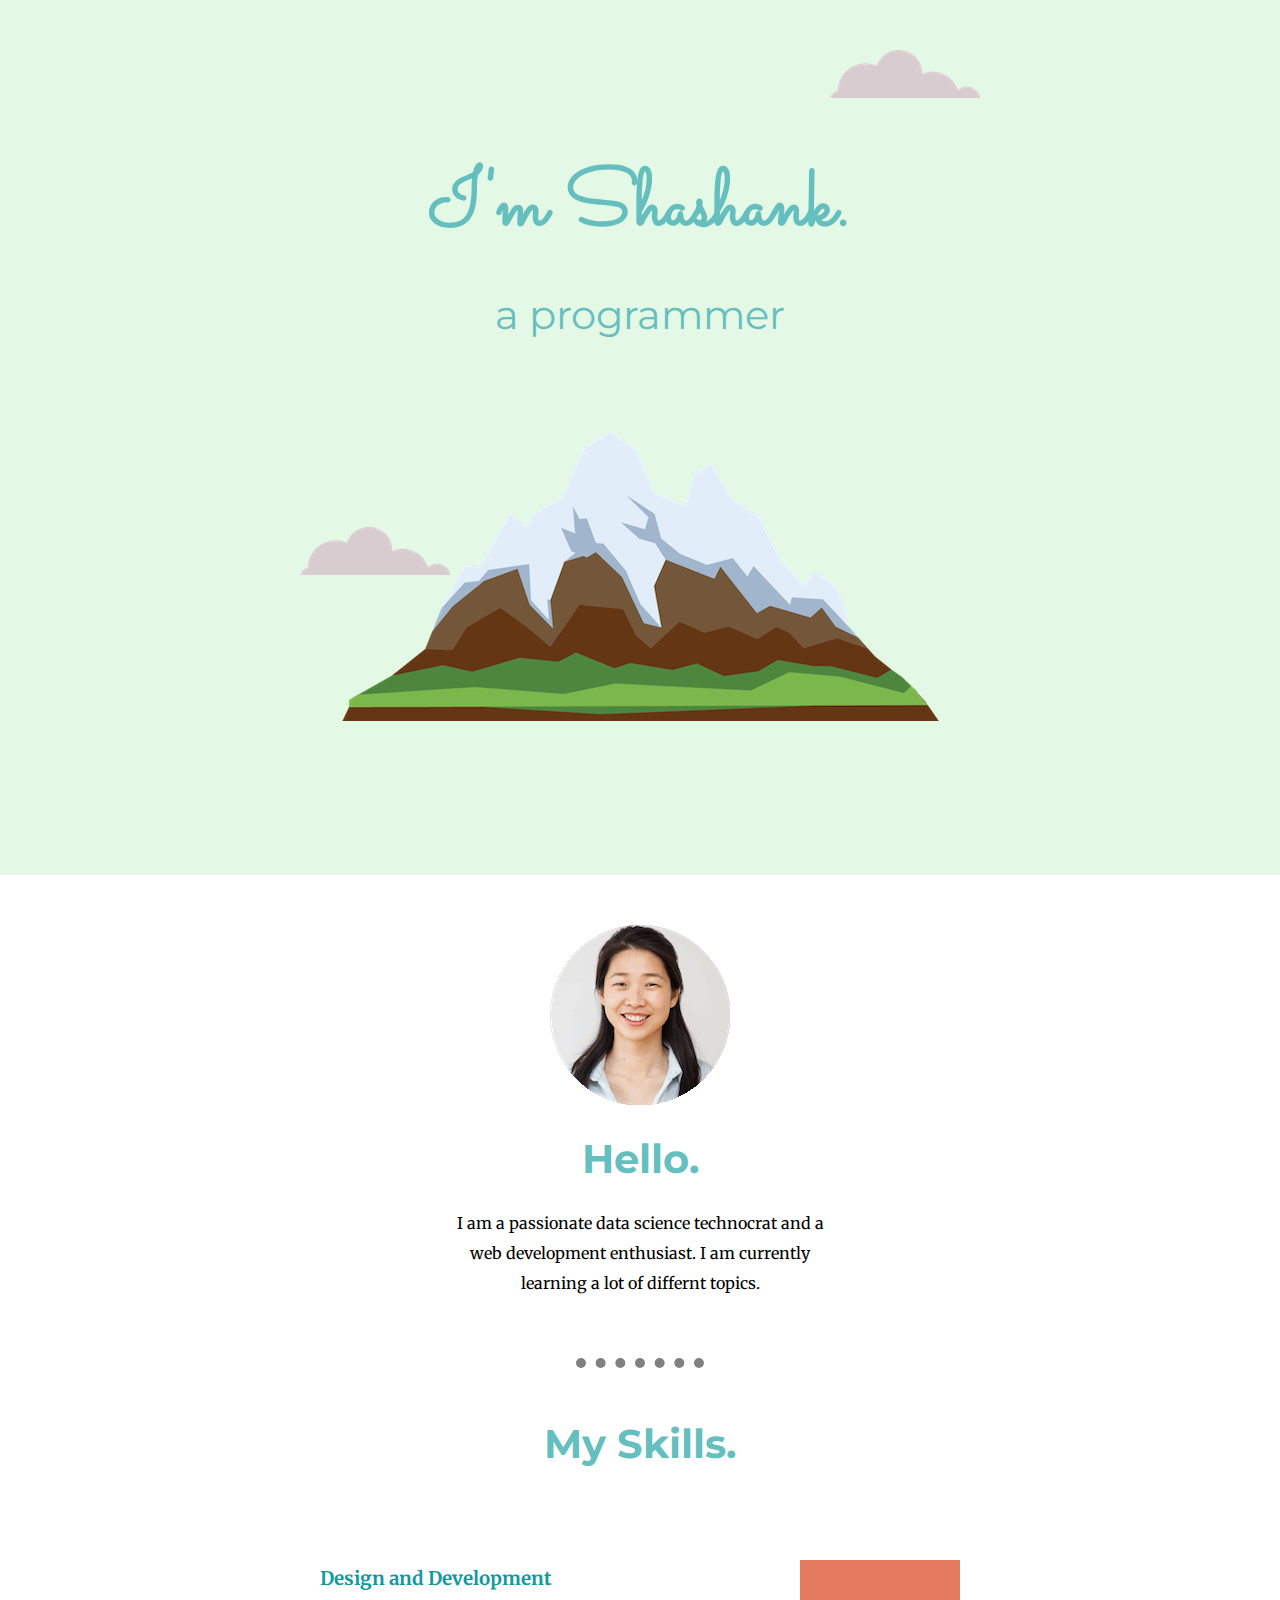
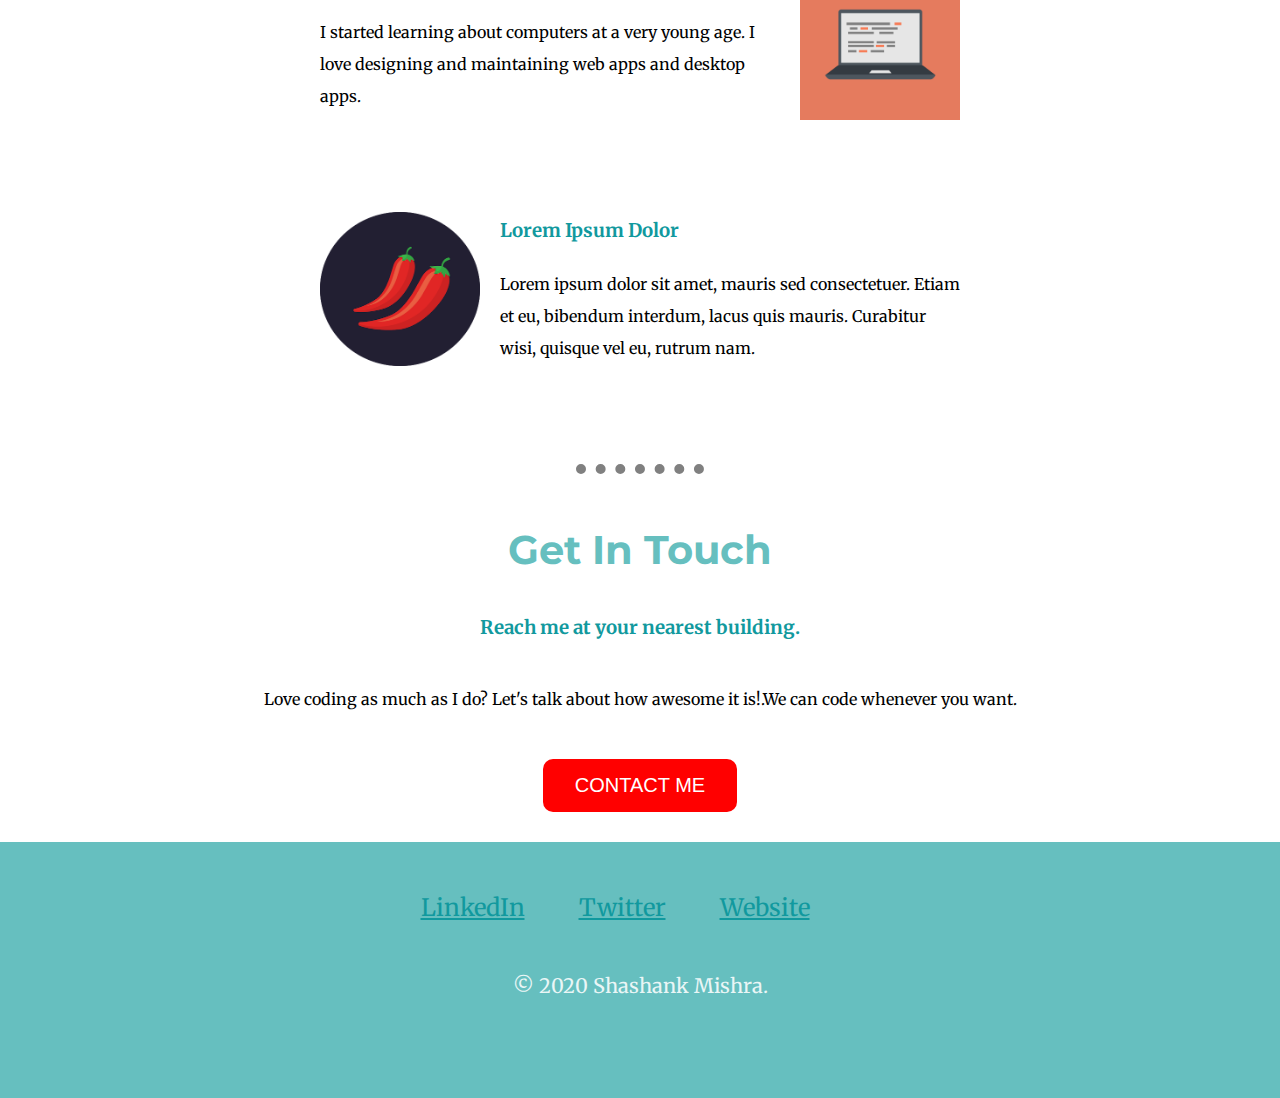
<file: Project-1 Sean Paul Clone/index.html>
<!DOCTYPE html>
<html lang="en">

<head>
    <meta charset="UTF-8">
    <meta name="viewport" content="width=device-width, initial-scale=1.0">
    <title>Shashank Mishra</title>
    <link href="https://fonts.googleapis.com/css2?family=Merriweather&family=Montserrat&family=Sacramento&display=swap"
        rel="stylesheet">
    <link rel="stylesheet" href="CSS/style.css">
    <link rel="icon" href="favicon.ico">
</head>

<body>
    <div class="top_container">
        <img class="top-cloud" src="images/cloud.png" alt="cloud1 image">
        <h1>I'm Shashank.</h1>
        <h2 class="programmer">a programmer</h2>

        <img class="bottom-cloud" src="images/cloud.png" alt="cloud2 image">
        <img src="images/mountain.png" alt="mountain image">
    </div>

    <div class="middle-container">
        <div class="profile">
            <img class="chilli-image" src="images/angela.png" alt="angela-image">

            <h2>Hello.</h2>
            <p class="desc">I am a passionate data science technocrat and a web development enthusiast. I am currently
                learning a lot
                of differnt topics.
            </p>
        </div>
        <hr>
        <div class="skills">
            <h2>My Skills.</h2>
            <div class="skill-row">
                <img src="images/computer.png" alt=" profile-image" class="code-img">

                <h3>Design and Development</h3>
                <p>I started learning about computers at a very young age. I love designing and maintaining web apps and
                    desktop apps.</p>
            </div>
            <div class="skill-row">
                <img class="skill-image" src="images/chillies.png" alt="skill-image">
                <h3>Lorem Ipsum Dolor</h3>
                <p>Lorem ipsum dolor sit amet, mauris sed consectetuer. Etiam et eu, bibendum interdum, lacus quis
                    mauris. Curabitur wisi, quisque vel eu, rutrum nam.</p>
            </div>
        </div>
        <hr>
        <div class="contact-me">
            <h2>Get In Touch</h2>
            <h3 class="touch-text">Reach me at your nearest building.</h3>
            <p class="remark">Love coding as much as I do? Let's talk about how awesome it is!.We can code whenever you
                want.</p>
            <input type="button" value="CONTACT ME" id="contact-btn" name="contact_btn">
        </div>
    </div>


    <div class="bottom-container">
        <a class="footer-link" href="https://www.linkedin.com/">LinkedIn</a>
        <a class="footer-link" href="https://twitter.com/">Twitter</a>
        <a class="footer-link" href="https://www.appbrewery.co/">Website</a>
        <p class="copyright-text">© 2020 Shashank Mishra.</p>
    </div>
</body>

</html>
</file>
<file: Project-1 Sean Paul Clone/CSS/style.css>
div {
  font-family: "Merriweather", serif;
}
h1 {
  font-size: 5rem;
  color: #66bfbf;
  margin-top: 50px auto 0 auto;
  display: inline;
  margin: 0 auto 0 auto;
  font-family: "Sacramento", cursive;
}

.programmer {
  font-weight: normal;
}

h2 {
  color: #66bfbf;
  font-family: "Montserrat", sans-serif;
  font-size: 2.5rem;
  line-height: 2rem;
}

h3,
a {
  color: #11999e;
  margin-top: 50px;
}
body {
  margin: 0;
  text-align: center;
}

.top_container {
  background-color: #e4f9e5;
  position: relative;
  padding: 150px;
}

.top-cloud {
  position: absolute;
  right: 300px;
  top: 50px;
}

.bottom-cloud {
  position: absolute;
  left: 300px;
  bottom: 300px;
}

.middle_container {
  height: 200px;
  width: 200px;
}

.bottom-container {
  padding-top: 50px;
  padding-bottom: 50px;
  background-color: #66bfbf;
}
.skills {
  margin-top: 60px;
}
hr {
  width: 10%;
  border-style: dotted none none;
  background-color: white;
  border-width: 10px;
  color: grey;
  margin: 60px auto 60px auto;
}
.code-img {
  width: 25%;
  margin-left: 20px;
  float: right;
}
.skill-image {
  width: 25%;
  float: left;
  margin-right: 20px;
}

.touch-text .chill-image {
  width: 25%;
  margin-right: 20px;
}

.profile {
  margin: 50px auto 60px auto;
}

.desc {
  margin: auto;
  width: 30%;
  line-height: 30px;
}
.skill-row {
  width: 50%;
  margin: 100px auto 100px auto;
  text-align: left;
  line-height: 2;
}

.copyright-text {
  margin: 50px auto 50px auto;
  color: #eaf6f6;
  font-size: 20px;
}

.remark {
  width: 60%;
  margin: 50px auto 50px auto;
}

input {
  background-color: red;
  border: none;
  color: white;
  padding: 15px 32px;
  text-align: center;
  text-decoration: none;
  display: inline-block;
  font-size: 20px;
  border-radius: 10px;
  margin: auto auto 30px auto;
}

.footer-link {
  margin-right: 50px;
  font-size: 24px;
}
</file>
